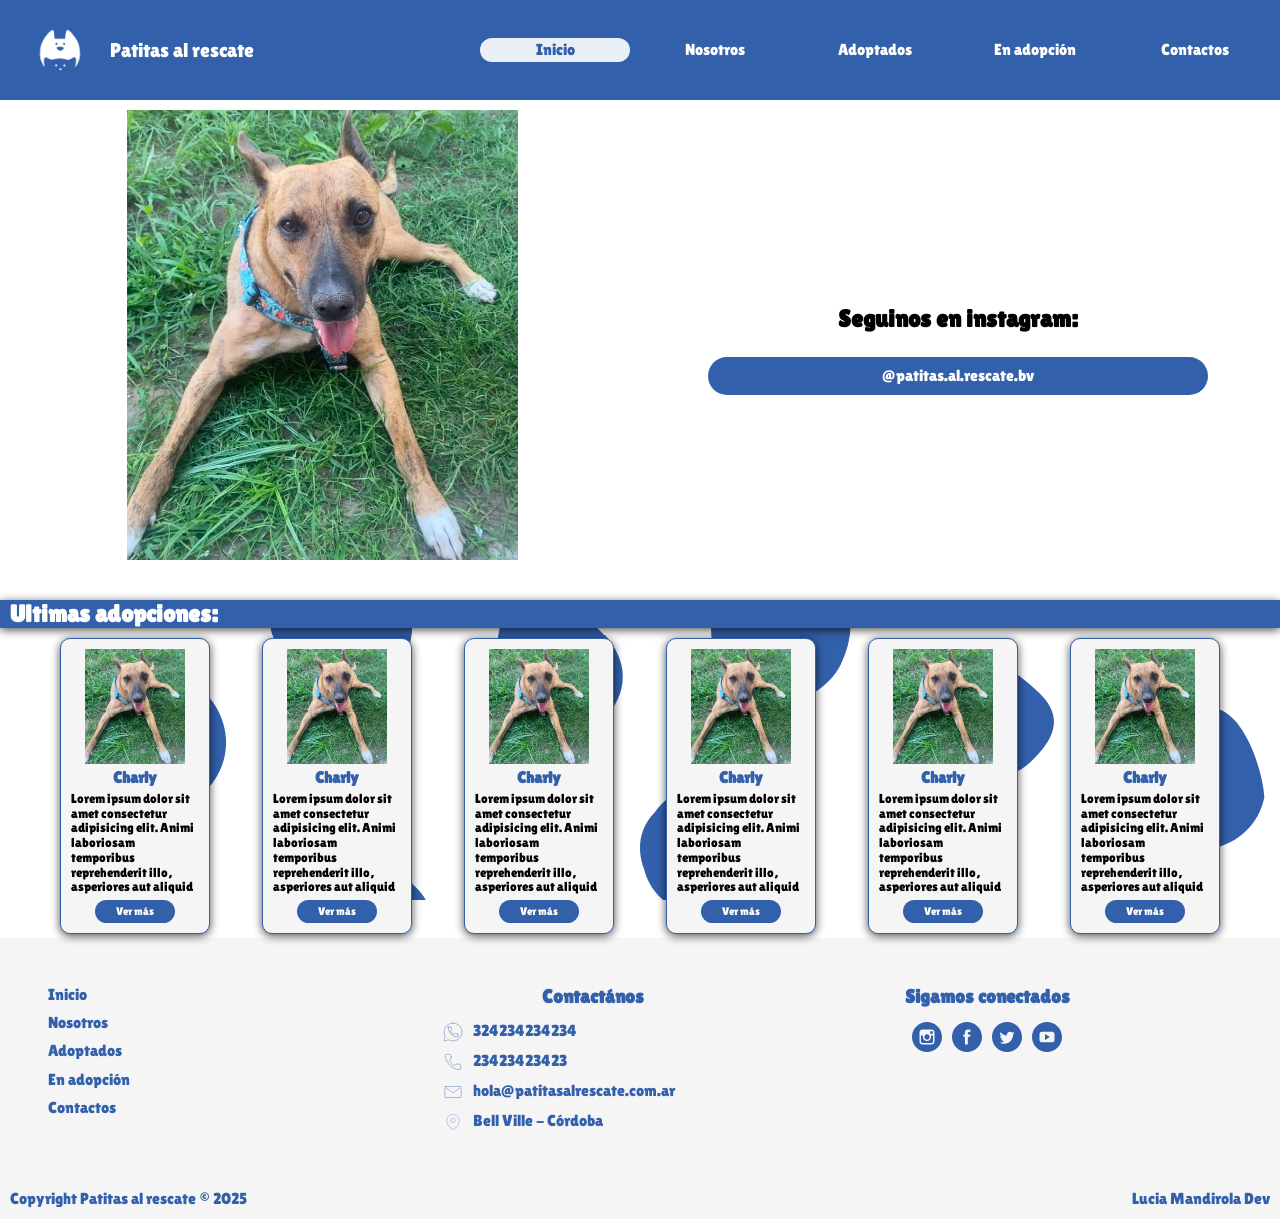
<file: index.html>
<!DOCTYPE html>
<html lang="es">
  <head>
    <meta charset="UTF-8" />
    <meta name="viewport" content="width=device-width, initial-scale=1.0" />
    <link
      rel="shortcut icon"
      href="./img/Azul cirular sin fondo.png"
      type="image/x-icon"
    />
    <title>Patitas al rescate</title>
    <link rel="stylesheet" href="./css/normalize.css" />
    <link rel="stylesheet" href="./css/style.css" />
  </head>
  <body>
    <header>
      <nav>
        <a id="texto-logo" href="/"  rel="noopener noreferrer">
          <img
            id="logo-principal"
            src="./img/Azul invertido.png"
            alt="logo patitas al rescate"
          />
          Patitas al rescate
        </a>
        <ul>
          <li>
            <a class="activo" href="/"  rel="noopener noreferrer"
              >Inicio</a
            >
          </li>
          <li>
            <a href="/nosotros.html"  rel="noopener noreferrer"
              >Nosotros</a
            >
          </li>
          <li>
            <a href="/"  rel="noopener noreferrer"
              >Adoptados</a
            >
          </li>
          <li>
            <a href="http://"  rel="noopener noreferrer"
              >En adopción</a
            >
          </li>
          <li>
            <a href="http://"  rel="noopener noreferrer"
              >Contactos</a
            >
          </li>
        </ul>
      </nav>
    </header>
    <main>
      <div class="contenedor-principal">
        <div>
          <img
            src="./img/Imagen de WhatsApp 2025-02-08 a las 18.42.22_04352c50.jpg"
            alt="Imagen de un perro"
          />
        </div>
        <aside class="aside-instagram">
          <h2>Seguinos en instagram:</h2>
          <a
            class="boton"
            href="https://www.instagram.com/patitas.al.rescate.bv/"
            target="_blank"
            rel="noopener noreferrer"
            >@patitas.al.rescate.bv</a
          >
        </aside>
      </div>
      <div class="titulo-seccion">
        <h2>Ultimas adopciones:</h2>
      </div>
      <div class="contenedor-seccion">
        <div class="contenedor-tarjetas">
          <div class="tarjeta">
            <img
              class="img-tarjeta"
              src="./img/Imagen de WhatsApp 2025-02-08 a las 18.42.22_04352c50.jpg"
              alt="Imagen de un perro"
            />
            <h3>Charly</h3>
            <p>Lorem ipsum dolor sit amet consectetur adipisicing elit. Animi laboriosam temporibus reprehenderit illo, asperiores aut aliquid</p>
            <a
              class="boton-tarjeta"
              href="http://"
              target="_blank"
              rel="noopener noreferrer"
              >Ver más</a
            >
          </div>
          <div class="tarjeta">
            <img
              class="img-tarjeta"
              src="./img/Imagen de WhatsApp 2025-02-08 a las 18.42.22_04352c50.jpg"
              alt="Imagen de un perro"
            />
            <h3>Charly</h3>
            <p>Lorem ipsum dolor sit amet consectetur adipisicing elit. Animi laboriosam temporibus reprehenderit illo, asperiores aut aliquid</p>
            <a
              class="boton-tarjeta"
              href="http://"
              target="_blank"
              rel="noopener noreferrer"
              >Ver más</a
            >
          </div>
          <div class="tarjeta">
            <img
              class="img-tarjeta"
              src="./img/Imagen de WhatsApp 2025-02-08 a las 18.42.22_04352c50.jpg"
              alt="Imagen de un perro"
            />
            <h3>Charly</h3>
            <p>Lorem ipsum dolor sit amet consectetur adipisicing elit. Animi laboriosam temporibus reprehenderit illo, asperiores aut aliquid</p>
            <a
              class="boton-tarjeta"
              href="http://"
              target="_blank"
              rel="noopener noreferrer"
              >Ver más</a
            >
          </div>
          <div class="tarjeta">
            <img
              class="img-tarjeta"
              src="./img/Imagen de WhatsApp 2025-02-08 a las 18.42.22_04352c50.jpg"
              alt="Imagen de un perro"
            />
            <h3>Charly</h3>
            <p>Lorem ipsum dolor sit amet consectetur adipisicing elit. Animi laboriosam temporibus reprehenderit illo, asperiores aut aliquid</p>
            <a
              class="boton-tarjeta"
              href="http://"
              target="_blank"
              rel="noopener noreferrer"
              >Ver más</a
            >
          </div>
          <div class="tarjeta">
            <img
              class="img-tarjeta"
              src="./img/Imagen de WhatsApp 2025-02-08 a las 18.42.22_04352c50.jpg"
              alt="Imagen de un perro"
            />
            <h3>Charly</h3>
            <p>Lorem ipsum dolor sit amet consectetur adipisicing elit. Animi laboriosam temporibus reprehenderit illo, asperiores aut aliquid</p>
            <a
              class="boton-tarjeta"
              href="http://"
              target="_blank"
              rel="noopener noreferrer"
              >Ver más</a
            >
          </div>
          <div class="tarjeta">
            <img
              class="img-tarjeta"
              src="./img/Imagen de WhatsApp 2025-02-08 a las 18.42.22_04352c50.jpg"
              alt="Imagen de un perro"
            />
            <h3>Charly</h3>
            <p>Lorem ipsum dolor sit amet consectetur adipisicing elit. Animi laboriosam temporibus reprehenderit illo, asperiores aut aliquid</p>
            <a
              class="boton-tarjeta"
              href="http://"
              target="_blank"
              rel="noopener noreferrer"
              >Ver más</a
            >
          </div>
        </div>
      </div>
    </main>
    <footer>
      <div class="footer-nav">
        <ul>
          <li>
            <a href="/"  rel="noopener noreferrer"
              >Inicio</a
            >
          </li>
          <li>
            <a href="/nosotros.html "  rel="noopener noreferrer"
              >Nosotros</a
            >
          </li>
          <li>
            <a href="/adoptados.html" rel="noopener noreferrer"
              >Adoptados</a
            >
          </li>
          <li>
            <a href="/"  rel="noopener noreferrer"
              >En adopción</a
            >
          </li>
          <li>
            <a href="/"  rel="noopener noreferrer"
              >Contactos</a
            >
          </li>
        </ul>
      </div>
      <div class="footer-contacto">
        <h3>Contactános</h3>
        <ul>
          <li><svg viewBox="0 0 48 48" id="Layer_2" data-name="Layer 2" xmlns="http://www.w3.org/2000/svg"><defs><style>.cls-1{fill:none;stroke-linecap:round;stroke-linejoin:round;}</style></defs><path class="cls-1" d="M24,2.5A21.52,21.52,0,0,0,5.15,34.36L2.5,45.5l11.14-2.65A21.5,21.5,0,1,0,24,2.5ZM13.25,12.27h5.86a1,1,0,0,1,1,1,10.4,10.4,0,0,0,.66,3.91,1.93,1.93,0,0,1-.66,2.44l-2.05,2a18.6,18.6,0,0,0,3.52,4.79A18.6,18.6,0,0,0,26.35,30l2-2.05c1-1,1.46-1,2.44-.66a10.4,10.4,0,0,0,3.91.66,1.05,1.05,0,0,1,1,1v5.86a1.05,1.05,0,0,1-1,1,23.68,23.68,0,0,1-15.64-6.84,23.6,23.6,0,0,1-6.84-15.64A1.07,1.07,0,0,1,13.25,12.27Z"/></svg>  324234234234</li>
          <li><svg viewBox="0 0 48 48" id="b" xmlns="http://www.w3.org/2000/svg"><defs><style>.c{fill:none;stroke-linecap:round;stroke-linejoin:round;}</style></defs><path class="c" d="m19.308,12.467c-.4234-1.4115-.7215-2.8773-.8813-4.3843-.1571-1.4812-1.449-2.5826-2.9385-2.5826h-6.9092c-1.7767,0-3.1454,1.5345-2.989,3.3043,1.5754,17.8285,15.7771,32.0302,33.6056,33.6056,1.7698.1564,3.3043-1.2073,3.3043-2.9839v-6.1595c0-2.2488-1.1015-3.5362-2.5826-3.6932-1.507-.1598-2.9728-.4579-4.3843-.8813-1.7266-.5179-3.5957-.0304-4.8704,1.2442l-2.9566,2.9566c-5.326-2.8825-9.7164-7.2729-12.5989-12.5989l2.9566-2.9567c1.2746-1.2746,1.7621-3.1438,1.2442-4.8703Z"/></svg> 23423423423</li>
          <li><svg  viewBox="0 0 48 48" id="Layer_" data-name="Layer" xmlns="http://www.w3.org/2000/svg"><defs><style>.cls-1{fill:none;stroke-linecap:round;stroke-linejoin:round;}</style></defs><path class="cls-1" d="M6.47,10.71a2,2,0,0,0-2,2h0V35.32a2,2,0,0,0,2,2H41.53a2,2,0,0,0,2-2h0V12.68a2,2,0,0,0-2-2H6.47Zm33.21,3.82L24,26.07,8.32,14.53"/></svg> hola@patitasalrescate.com.ar</li>
          <li><svg  viewBox="0 0 64 64" xmlns="http://www.w3.org/2000/svg" fill="none"><path d="M12 27.2C12 46.4 32 56 32 56s20-9.6 20-28.8C52 16.6 43.05 8 32 8s-20 8.6-20 19.2z"/><circle cx="32" cy="26.88" r="6.88"/></svg> Bell Ville - Córdoba</li>
        </ul>
      </div>
      <div class="footer-redes">
        <h3>Sigamos conectados</h3>
        <ul>
          <li>
            <a
              href="https://www.instagram.com/patitas.al.rescate.bv/"
              target="_blank"
              rel="noopener noreferrer"
              ><svg
                version="1.1"
                id="Layer_1"
                xmlns="http://www.w3.org/2000/svg"
                xmlns:xlink="http://www.w3.org/1999/xlink"
                viewBox="-143 145 512 512"
                xml:space="preserve"
              >
                <g>
                  <path
                    d="M113,446c24.8,0,45.1-20.2,45.1-45.1c0-9.8-3.2-18.9-8.5-26.3c-8.2-11.3-21.5-18.8-36.5-18.8s-28.3,7.4-36.5,18.8
               c-5.3,7.4-8.5,16.5-8.5,26.3C68,425.8,88.2,446,113,446z"
                  />
                  <polygon
                    points="211.4,345.9 211.4,308.1 211.4,302.5 205.8,302.5 168,302.6 168.2,346 	"
                  />
                  <path
                    d="M183,401c0,38.6-31.4,70-70,70c-38.6,0-70-31.4-70-70c0-9.3,1.9-18.2,5.2-26.3H10v104.8C10,493,21,504,34.5,504h157
               c13.5,0,24.5-11,24.5-24.5V374.7h-38.2C181.2,382.8,183,391.7,183,401z"
                  />
                  <path
                    d="M113,145c-141.4,0-256,114.6-256,256s114.6,256,256,256s256-114.6,256-256S254.4,145,113,145z M241,374.7v104.8
               c0,27.3-22.2,49.5-49.5,49.5h-157C7.2,529-15,506.8-15,479.5V374.7v-52.3c0-27.3,22.2-49.5,49.5-49.5h157
               c27.3,0,49.5,22.2,49.5,49.5V374.7z"
                  />
                </g>
                </svg>
          </a>
          </li>
          <li>
            <a
              href="https://www.facebook.com/patitas.al.rescate.bv"
              target="_blank"
              rel="noopener noreferrer"
              ><svg
                version="1.1"
                id="Layer_1"
                xmlns="http://www.w3.org/2000/svg"
                xmlns:xlink="http://www.w3.org/1999/xlink"
                viewBox="-143 145 512 512"
                xml:space="preserve"
              >
                <path
                  d="M113,145c-141.4,0-256,114.6-256,256s114.6,256,256,256s256-114.6,256-256S254.4,145,113,145z M169.5,357.6l-2.9,38.3h-39.3
             v133H77.7v-133H51.2v-38.3h26.5v-25.7c0-11.3,0.3-28.8,8.5-39.7c8.7-11.5,20.6-19.3,41.1-19.3c33.4,0,47.4,4.8,47.4,4.8l-6.6,39.2
             c0,0-11-3.2-21.3-3.2c-10.3,0-19.5,3.7-19.5,14v29.9H169.5z"
                /></svg>
              </a>
          </li>
          <li>
            <a
              href="https://www.twitter.com/patitas.al.rescate.bv"
              target="_blank"
              rel="noopener noreferrer"
              ><svg
                version="1.1"
                id="Layer_1"
                xmlns="http://www.w3.org/2000/svg"
                xmlns:xlink="http://www.w3.org/1999/xlink"
                viewBox="-143 145 512 512"
                xml:space="preserve"
              >
                <path
                  d="M113,145c-141.4,0-256,114.6-256,256s114.6,256,256,256s256-114.6,256-256S254.4,145,113,145z M215.2,361.2
             c0.1,2.2,0.1,4.5,0.1,6.8c0,69.5-52.9,149.7-149.7,149.7c-29.7,0-57.4-8.7-80.6-23.6c4.1,0.5,8.3,0.7,12.6,0.7
             c24.6,0,47.3-8.4,65.3-22.5c-23-0.4-42.5-15.6-49.1-36.5c3.2,0.6,6.5,0.9,9.9,0.9c4.8,0,9.5-0.6,13.9-1.9
             C13.5,430-4.6,408.7-4.6,383.2v-0.6c7.1,3.9,15.2,6.3,23.8,6.6c-14.1-9.4-23.4-25.6-23.4-43.8c0-9.6,2.6-18.7,7.1-26.5
             c26,31.9,64.7,52.8,108.4,55c-0.9-3.8-1.4-7.8-1.4-12c0-29,23.6-52.6,52.6-52.6c15.1,0,28.8,6.4,38.4,16.6
             c12-2.4,23.2-6.7,33.4-12.8c-3.9,12.3-12.3,22.6-23.1,29.1c10.6-1.3,20.8-4.1,30.2-8.3C234.4,344.5,225.5,353.7,215.2,361.2z"
                /></svg>
              </a>
          </li>
          <li>
            <a
              href="https://www.twitter.com/patitas.al.rescate.bv"
              target="_blank"
              rel="noopener noreferrer"
              ><svg
                version="1.1"
                id="Layer_1"
                xmlns="http://www.w3.org/2000/svg"
                xmlns:xlink="http://www.w3.org/1999/xlink"
                viewBox="-143 145 512 512"
                xml:space="preserve"
              >
                <g>
                  <polygon points="78.9,450.3 162.7,401.1 78.9,351.9 	" />
                  <path
                    d="M113,145c-141.4,0-256,114.6-256,256s114.6,256,256,256s256-114.6,256-256S254.4,145,113,145z M241,446.8L241,446.8
               c0,44.1-44.1,44.1-44.1,44.1H29.1c-44.1,0-44.1-44.1-44.1-44.1v-91.5c0-44.1,44.1-44.1,44.1-44.1h167.8c44.1,0,44.1,44.1,44.1,44.1
               V446.8z"
                  />
                </g></svg>
              </a>
          </li>
        </ul>
      </div>
    </footer>
    <div class="footer-final">
      <p>Copyright Patitas al rescate &copy; 2025</p>
      <p>Lucia Mandirola Dev</p>
    </div>
  </body>
</html>
</file>
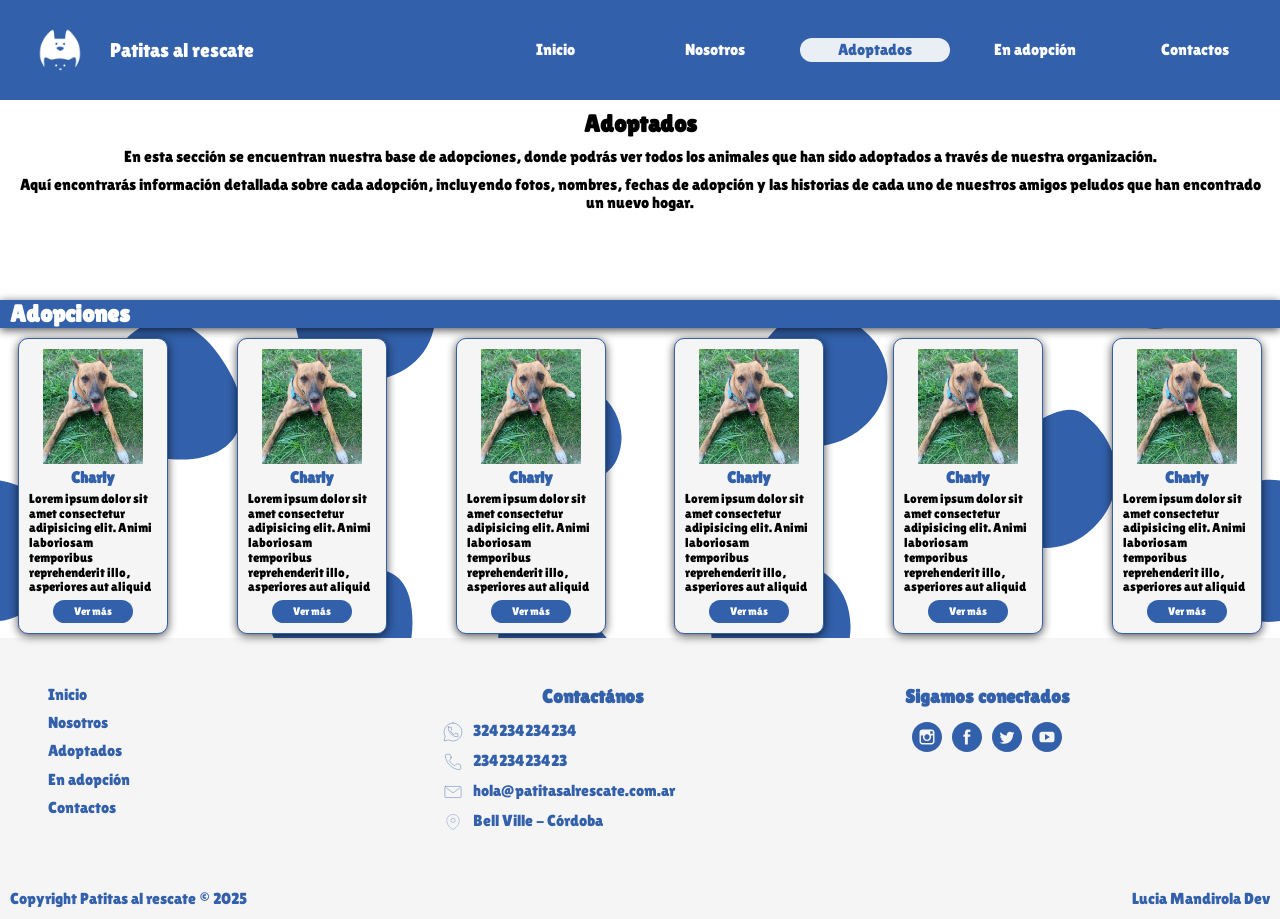
<file: adoptados.html>
<!DOCTYPE html>
<html lang="es">
  <head>
    <meta charset="UTF-8" />
    <meta name="viewport" content="width=device-width, initial-scale=1.0" />
    <link
      rel="shortcut icon"
      href="./img/Azul cirular sin fondo.png"
      type="image/x-icon"
    />
    <title>Patitas al rescate</title>
    <link rel="stylesheet" href="./css/normalize.css" />
    <link rel="stylesheet" href="./css/style.css" />
  </head>
  <body>
    <header>
      <nav>
        <a id="texto-logo" href="/" rel="noopener noreferrer">
          <img
            id="logo-principal"
            src="./img/Azul invertido.png"
            alt="logo patitas al rescate"
          />
          Patitas al rescate
        </a>
        <ul>
          <li>
            <a href="/" rel="noopener noreferrer">Inicio</a>
          </li>
          <li>
            <a  href="/nosotros.html" rel="noopener noreferrer"
              >Nosotros</a
            >
          </li>
          <li>
            <a class="activo" href="/adoptados.html" rel="noopener noreferrer">Adoptados</a>
          </li>
          <li>
            <a href="http://" rel="noopener noreferrer">En adopción</a>
          </li>
          <li>
            <a href="http://" rel="noopener noreferrer">Contactos</a>
          </li>
        </ul>
      </nav>
    </header>
    <main>
      <div class="contenedor-principal-nosotros">
        <div class="contenedor-nosotros">
          <h2>Adoptados</h2>
          <p>
            En esta sección se encuentran nuestra base de adopciones, donde podrás ver todos los animales que han sido adoptados a través de nuestra organización. 
          </p>
          <p>
            Aquí encontrarás información detallada sobre cada adopción, incluyendo fotos, nombres, fechas de adopción y las historias de cada uno de nuestros amigos peludos que han encontrado un nuevo hogar.
          </p>
        </div>
          <div class="titulo-seccion">
            <h2>Adopciones</h2>
          </div>
        <div class="adoptados">
            <div class="contenedor-tarjetas">
                <div class="tarjeta">
                  <img
                    class="img-tarjeta"
                    src="./img/Imagen de WhatsApp 2025-02-08 a las 18.42.22_04352c50.jpg"
                    alt="Imagen de un perro"
                  />
                  <h3>Charly</h3>
                  <p>Lorem ipsum dolor sit amet consectetur adipisicing elit. Animi laboriosam temporibus reprehenderit illo, asperiores aut aliquid</p>
                  <a
                    class="boton-tarjeta"
                    href="http://"
                    target="_blank"
                    rel="noopener noreferrer"
                    >Ver más</a
                  >
                </div>
                <div class="tarjeta">
                  <img
                    class="img-tarjeta"
                    src="./img/Imagen de WhatsApp 2025-02-08 a las 18.42.22_04352c50.jpg"
                    alt="Imagen de un perro"
                  />
                  <h3>Charly</h3>
                  <p>Lorem ipsum dolor sit amet consectetur adipisicing elit. Animi laboriosam temporibus reprehenderit illo, asperiores aut aliquid</p>
                  <a
                    class="boton-tarjeta"
                    href="http://"
                    target="_blank"
                    rel="noopener noreferrer"
                    >Ver más</a
                  >
                </div>
                <div class="tarjeta">
                  <img
                    class="img-tarjeta"
                    src="./img/Imagen de WhatsApp 2025-02-08 a las 18.42.22_04352c50.jpg"
                    alt="Imagen de un perro"
                  />
                  <h3>Charly</h3>
                  <p>Lorem ipsum dolor sit amet consectetur adipisicing elit. Animi laboriosam temporibus reprehenderit illo, asperiores aut aliquid</p>
                  <a
                    class="boton-tarjeta"
                    href="http://"
                    target="_blank"
                    rel="noopener noreferrer"
                    >Ver más</a
                  >
                </div>
                <div class="tarjeta">
                  <img
                    class="img-tarjeta"
                    src="./img/Imagen de WhatsApp 2025-02-08 a las 18.42.22_04352c50.jpg"
                    alt="Imagen de un perro"
                  />
                  <h3>Charly</h3>
                  <p>Lorem ipsum dolor sit amet consectetur adipisicing elit. Animi laboriosam temporibus reprehenderit illo, asperiores aut aliquid</p>
                  <a
                    class="boton-tarjeta"
                    href="http://"
                    target="_blank"
                    rel="noopener noreferrer"
                    >Ver más</a
                  >
                </div>
                <div class="tarjeta">
                  <img
                    class="img-tarjeta"
                    src="./img/Imagen de WhatsApp 2025-02-08 a las 18.42.22_04352c50.jpg"
                    alt="Imagen de un perro"
                  />
                  <h3>Charly</h3>
                  <p>Lorem ipsum dolor sit amet consectetur adipisicing elit. Animi laboriosam temporibus reprehenderit illo, asperiores aut aliquid</p>
                  <a
                    class="boton-tarjeta"
                    href="http://"
                    target="_blank"
                    rel="noopener noreferrer"
                    >Ver más</a
                  >
                </div>
                <div class="tarjeta">
                  <img
                    class="img-tarjeta"
                    src="./img/Imagen de WhatsApp 2025-02-08 a las 18.42.22_04352c50.jpg"
                    alt="Imagen de un perro"
                  />
                  <h3>Charly</h3>
                  <p>Lorem ipsum dolor sit amet consectetur adipisicing elit. Animi laboriosam temporibus reprehenderit illo, asperiores aut aliquid</p>
                  <a
                    class="boton-tarjeta"
                    href="http://"
                    target="_blank"
                    rel="noopener noreferrer"
                    >Ver más</a
                  >
                </div>
              </div>
        </div>
      </div>
    </main>
    <footer>
      <div class="footer-nav">
        <ul>
          <li>
            <a href="/" rel="noopener noreferrer">Inicio</a>
          </li>
          <li>
            <a href="/nosotros.html" rel="noopener noreferrer">Nosotros</a>
          </li>
          <li>
            <a href="/adoptados.html" rel="noopener noreferrer">Adoptados</a>
          </li>
          <li>
            <a href="/" rel="noopener noreferrer">En adopción</a>
          </li>
          <li>
            <a href="/" rel="noopener noreferrer">Contactos</a>
          </li>
        </ul>
      </div>
      <div class="footer-contacto">
        <h3>Contactános</h3>
        <ul>
          <li>
            <svg
              viewBox="0 0 48 48"
              id="Layer_2"
              data-name="Layer 2"
              xmlns="http://www.w3.org/2000/svg"
            >
              <defs>
                <style>
                  .cls-1 {
                    fill: none;
                    stroke-linecap: round;
                    stroke-linejoin: round;
                  }
                </style>
              </defs>
              <path
                class="cls-1"
                d="M24,2.5A21.52,21.52,0,0,0,5.15,34.36L2.5,45.5l11.14-2.65A21.5,21.5,0,1,0,24,2.5ZM13.25,12.27h5.86a1,1,0,0,1,1,1,10.4,10.4,0,0,0,.66,3.91,1.93,1.93,0,0,1-.66,2.44l-2.05,2a18.6,18.6,0,0,0,3.52,4.79A18.6,18.6,0,0,0,26.35,30l2-2.05c1-1,1.46-1,2.44-.66a10.4,10.4,0,0,0,3.91.66,1.05,1.05,0,0,1,1,1v5.86a1.05,1.05,0,0,1-1,1,23.68,23.68,0,0,1-15.64-6.84,23.6,23.6,0,0,1-6.84-15.64A1.07,1.07,0,0,1,13.25,12.27Z"
              />
            </svg>
            324234234234
          </li>
          <li>
            <svg viewBox="0 0 48 48" id="b" xmlns="http://www.w3.org/2000/svg">
              <defs>
                <style>
                  .c {
                    fill: none;
                    stroke-linecap: round;
                    stroke-linejoin: round;
                  }
                </style>
              </defs>
              <path
                class="c"
                d="m19.308,12.467c-.4234-1.4115-.7215-2.8773-.8813-4.3843-.1571-1.4812-1.449-2.5826-2.9385-2.5826h-6.9092c-1.7767,0-3.1454,1.5345-2.989,3.3043,1.5754,17.8285,15.7771,32.0302,33.6056,33.6056,1.7698.1564,3.3043-1.2073,3.3043-2.9839v-6.1595c0-2.2488-1.1015-3.5362-2.5826-3.6932-1.507-.1598-2.9728-.4579-4.3843-.8813-1.7266-.5179-3.5957-.0304-4.8704,1.2442l-2.9566,2.9566c-5.326-2.8825-9.7164-7.2729-12.5989-12.5989l2.9566-2.9567c1.2746-1.2746,1.7621-3.1438,1.2442-4.8703Z"
              />
            </svg>
            23423423423
          </li>
          <li>
            <svg
              viewBox="0 0 48 48"
              id="Layer_"
              data-name="Layer"
              xmlns="http://www.w3.org/2000/svg"
            >
              <defs>
                <style>
                  .cls-1 {
                    fill: none;
                    stroke-linecap: round;
                    stroke-linejoin: round;
                  }
                </style>
              </defs>
              <path
                class="cls-1"
                d="M6.47,10.71a2,2,0,0,0-2,2h0V35.32a2,2,0,0,0,2,2H41.53a2,2,0,0,0,2-2h0V12.68a2,2,0,0,0-2-2H6.47Zm33.21,3.82L24,26.07,8.32,14.53"
              />
            </svg>
            hola@patitasalrescate.com.ar
          </li>
          <li>
            <svg
              viewBox="0 0 64 64"
              xmlns="http://www.w3.org/2000/svg"
              fill="none"
            >
              <path
                d="M12 27.2C12 46.4 32 56 32 56s20-9.6 20-28.8C52 16.6 43.05 8 32 8s-20 8.6-20 19.2z"
              />
              <circle cx="32" cy="26.88" r="6.88" />
            </svg>
            Bell Ville - Córdoba
          </li>
        </ul>
      </div>
      <div class="footer-redes">
        <h3>Sigamos conectados</h3>
        <ul>
          <li>
            <a
              href="https://www.instagram.com/patitas.al.rescate.bv/"
              target="_blank"
              rel="noopener noreferrer"
              ><svg
                version="1.1"
                id="Layer_1"
                xmlns="http://www.w3.org/2000/svg"
                xmlns:xlink="http://www.w3.org/1999/xlink"
                viewBox="-143 145 512 512"
                xml:space="preserve"
              >
                <g>
                  <path
                    d="M113,446c24.8,0,45.1-20.2,45.1-45.1c0-9.8-3.2-18.9-8.5-26.3c-8.2-11.3-21.5-18.8-36.5-18.8s-28.3,7.4-36.5,18.8
               c-5.3,7.4-8.5,16.5-8.5,26.3C68,425.8,88.2,446,113,446z"
                  />
                  <polygon
                    points="211.4,345.9 211.4,308.1 211.4,302.5 205.8,302.5 168,302.6 168.2,346 	"
                  />
                  <path
                    d="M183,401c0,38.6-31.4,70-70,70c-38.6,0-70-31.4-70-70c0-9.3,1.9-18.2,5.2-26.3H10v104.8C10,493,21,504,34.5,504h157
               c13.5,0,24.5-11,24.5-24.5V374.7h-38.2C181.2,382.8,183,391.7,183,401z"
                  />
                  <path
                    d="M113,145c-141.4,0-256,114.6-256,256s114.6,256,256,256s256-114.6,256-256S254.4,145,113,145z M241,374.7v104.8
               c0,27.3-22.2,49.5-49.5,49.5h-157C7.2,529-15,506.8-15,479.5V374.7v-52.3c0-27.3,22.2-49.5,49.5-49.5h157
               c27.3,0,49.5,22.2,49.5,49.5V374.7z"
                  />
                </g>
              </svg>
            </a>
          </li>
          <li>
            <a
              href="https://www.facebook.com/patitas.al.rescate.bv"
              target="_blank"
              rel="noopener noreferrer"
              ><svg
                version="1.1"
                id="Layer_1"
                xmlns="http://www.w3.org/2000/svg"
                xmlns:xlink="http://www.w3.org/1999/xlink"
                viewBox="-143 145 512 512"
                xml:space="preserve"
              >
                <path
                  d="M113,145c-141.4,0-256,114.6-256,256s114.6,256,256,256s256-114.6,256-256S254.4,145,113,145z M169.5,357.6l-2.9,38.3h-39.3
             v133H77.7v-133H51.2v-38.3h26.5v-25.7c0-11.3,0.3-28.8,8.5-39.7c8.7-11.5,20.6-19.3,41.1-19.3c33.4,0,47.4,4.8,47.4,4.8l-6.6,39.2
             c0,0-11-3.2-21.3-3.2c-10.3,0-19.5,3.7-19.5,14v29.9H169.5z"
                />
              </svg>
            </a>
          </li>
          <li>
            <a
              href="https://www.twitter.com/patitas.al.rescate.bv"
              target="_blank"
              rel="noopener noreferrer"
              ><svg
                version="1.1"
                id="Layer_1"
                xmlns="http://www.w3.org/2000/svg"
                xmlns:xlink="http://www.w3.org/1999/xlink"
                viewBox="-143 145 512 512"
                xml:space="preserve"
              >
                <path
                  d="M113,145c-141.4,0-256,114.6-256,256s114.6,256,256,256s256-114.6,256-256S254.4,145,113,145z M215.2,361.2
             c0.1,2.2,0.1,4.5,0.1,6.8c0,69.5-52.9,149.7-149.7,149.7c-29.7,0-57.4-8.7-80.6-23.6c4.1,0.5,8.3,0.7,12.6,0.7
             c24.6,0,47.3-8.4,65.3-22.5c-23-0.4-42.5-15.6-49.1-36.5c3.2,0.6,6.5,0.9,9.9,0.9c4.8,0,9.5-0.6,13.9-1.9
             C13.5,430-4.6,408.7-4.6,383.2v-0.6c7.1,3.9,15.2,6.3,23.8,6.6c-14.1-9.4-23.4-25.6-23.4-43.8c0-9.6,2.6-18.7,7.1-26.5
             c26,31.9,64.7,52.8,108.4,55c-0.9-3.8-1.4-7.8-1.4-12c0-29,23.6-52.6,52.6-52.6c15.1,0,28.8,6.4,38.4,16.6
             c12-2.4,23.2-6.7,33.4-12.8c-3.9,12.3-12.3,22.6-23.1,29.1c10.6-1.3,20.8-4.1,30.2-8.3C234.4,344.5,225.5,353.7,215.2,361.2z"
                />
              </svg>
            </a>
          </li>
          <li>
            <a
              href="https://www.twitter.com/patitas.al.rescate.bv"
              target="_blank"
              rel="noopener noreferrer"
              ><svg
                version="1.1"
                id="Layer_1"
                xmlns="http://www.w3.org/2000/svg"
                xmlns:xlink="http://www.w3.org/1999/xlink"
                viewBox="-143 145 512 512"
                xml:space="preserve"
              >
                <g>
                  <polygon points="78.9,450.3 162.7,401.1 78.9,351.9 	" />
                  <path
                    d="M113,145c-141.4,0-256,114.6-256,256s114.6,256,256,256s256-114.6,256-256S254.4,145,113,145z M241,446.8L241,446.8
               c0,44.1-44.1,44.1-44.1,44.1H29.1c-44.1,0-44.1-44.1-44.1-44.1v-91.5c0-44.1,44.1-44.1,44.1-44.1h167.8c44.1,0,44.1,44.1,44.1,44.1
               V446.8z"
                  />
                </g>
              </svg>
            </a>
          </li>
        </ul>
      </div>
    </footer>
    <div class="footer-final">
      <p>Copyright Patitas al rescate &copy; 2025</p>
      <p>Lucia Mandirola Dev</p>
    </div>
  </body>
</html>
</file>
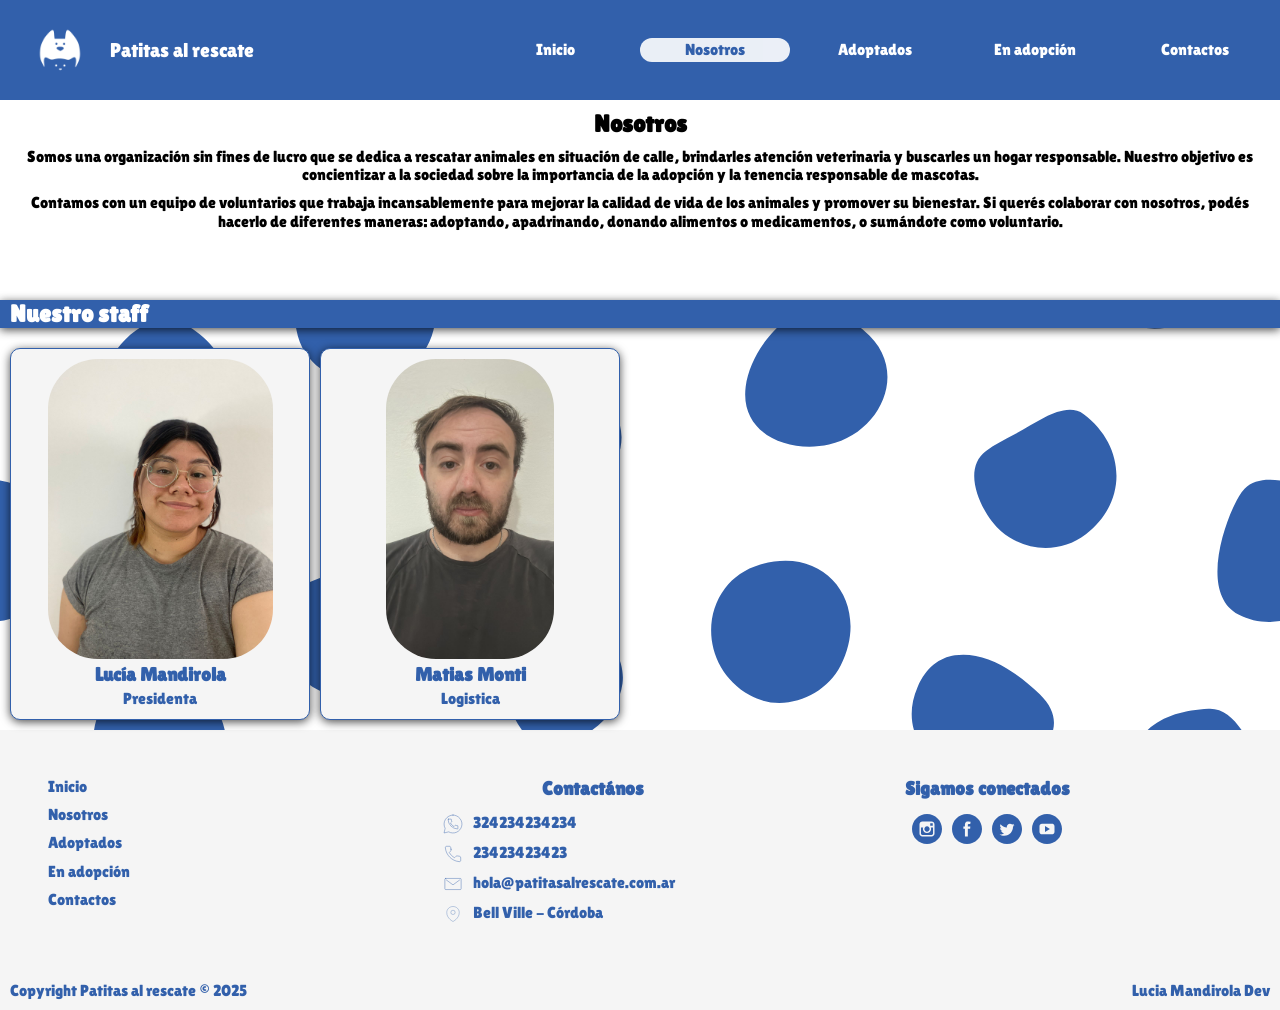
<file: nosotros.html>
<!DOCTYPE html>
<html lang="es">
  <head>
    <meta charset="UTF-8" />
    <meta name="viewport" content="width=device-width, initial-scale=1.0" />
    <link
      rel="shortcut icon"
      href="./img/Azul cirular sin fondo.png"
      type="image/x-icon"
    />
    <title>Patitas al rescate</title>
    <link rel="stylesheet" href="./css/normalize.css" />
    <link rel="stylesheet" href="./css/style.css" />
  </head>
  <body>
    <header>
      <nav>
        <a id="texto-logo" href="/" rel="noopener noreferrer">
          <img
            id="logo-principal"
            src="./img/Azul invertido.png"
            alt="logo patitas al rescate"
          />
          Patitas al rescate
        </a>
        <ul>
          <li>
            <a href="/" rel="noopener noreferrer">Inicio</a>
          </li>
          <li>
            <a class="activo" href="/nosotros.html" rel="noopener noreferrer"
              >Nosotros</a
            >
          </li>
          <li>
            <a href="/adoptados.html" rel="noopener noreferrer">Adoptados</a>
          </li>
          <li>
            <a href="http://" rel="noopener noreferrer">En adopción</a>
          </li>
          <li>
            <a href="http://" rel="noopener noreferrer">Contactos</a>
          </li>
        </ul>
      </nav>
    </header>
    <main>
      <div class="contenedor-principal-nosotros">
        <div class="contenedor-nosotros">
          <h2>Nosotros</h2>
          <p>
            Somos una organización sin fines de lucro que se dedica a rescatar
            animales en situación de calle, brindarles atención veterinaria y
            buscarles un hogar responsable. Nuestro objetivo es concientizar a
            la sociedad sobre la importancia de la adopción y la tenencia
            responsable de mascotas.
          </p>
          <p>
            Contamos con un equipo de voluntarios que trabaja incansablemente
            para mejorar la calidad de vida de los animales y promover su
            bienestar. Si querés colaborar con nosotros, podés hacerlo de
            diferentes maneras: adoptando, apadrinando, donando alimentos o
            medicamentos, o sumándote como voluntario.
          </p>
        </div>
          <div class="titulo-seccion">
            <h2>Nuestro staff</h2>
          </div>
        <div class="staff">
          <div class="contenedor-staff">
            <div class="tarjeta-staff">
              <img src="./img/Staff1.jpg" alt="Foto de Lucia Mandirola" />
              <h3>Lucía Mandirola</h3>
              <p>Presidenta</p>
            </div>
            <div class="tarjeta-staff">
              <img src="./img/Staff2.jpg" alt="Foto de Matias Monti" />
              <h3>Matias Monti</h3>
              <p>Logistica</p>
            </div>
          </div>
        </div>
      </div>
    </main>
    <footer>
      <div class="footer-nav">
        <ul>
          <li>
            <a href="/" rel="noopener noreferrer">Inicio</a>
          </li>
          <li>
            <a href="/nosotros.html" rel="noopener noreferrer">Nosotros</a>
          </li>
          <li>
            <a href="/adoptados.html" rel="noopener noreferrer">Adoptados</a>
          </li>
          <li>
            <a href="/" rel="noopener noreferrer">En adopción</a>
          </li>
          <li>
            <a href="/" rel="noopener noreferrer">Contactos</a>
          </li>
        </ul>
      </div>
      <div class="footer-contacto">
        <h3>Contactános</h3>
        <ul>
          <li>
            <svg
              viewBox="0 0 48 48"
              id="Layer_2"
              data-name="Layer 2"
              xmlns="http://www.w3.org/2000/svg"
            >
              <defs>
                <style>
                  .cls-1 {
                    fill: none;
                    stroke-linecap: round;
                    stroke-linejoin: round;
                  }
                </style>
              </defs>
              <path
                class="cls-1"
                d="M24,2.5A21.52,21.52,0,0,0,5.15,34.36L2.5,45.5l11.14-2.65A21.5,21.5,0,1,0,24,2.5ZM13.25,12.27h5.86a1,1,0,0,1,1,1,10.4,10.4,0,0,0,.66,3.91,1.93,1.93,0,0,1-.66,2.44l-2.05,2a18.6,18.6,0,0,0,3.52,4.79A18.6,18.6,0,0,0,26.35,30l2-2.05c1-1,1.46-1,2.44-.66a10.4,10.4,0,0,0,3.91.66,1.05,1.05,0,0,1,1,1v5.86a1.05,1.05,0,0,1-1,1,23.68,23.68,0,0,1-15.64-6.84,23.6,23.6,0,0,1-6.84-15.64A1.07,1.07,0,0,1,13.25,12.27Z"
              />
            </svg>
            324234234234
          </li>
          <li>
            <svg viewBox="0 0 48 48" id="b" xmlns="http://www.w3.org/2000/svg">
              <defs>
                <style>
                  .c {
                    fill: none;
                    stroke-linecap: round;
                    stroke-linejoin: round;
                  }
                </style>
              </defs>
              <path
                class="c"
                d="m19.308,12.467c-.4234-1.4115-.7215-2.8773-.8813-4.3843-.1571-1.4812-1.449-2.5826-2.9385-2.5826h-6.9092c-1.7767,0-3.1454,1.5345-2.989,3.3043,1.5754,17.8285,15.7771,32.0302,33.6056,33.6056,1.7698.1564,3.3043-1.2073,3.3043-2.9839v-6.1595c0-2.2488-1.1015-3.5362-2.5826-3.6932-1.507-.1598-2.9728-.4579-4.3843-.8813-1.7266-.5179-3.5957-.0304-4.8704,1.2442l-2.9566,2.9566c-5.326-2.8825-9.7164-7.2729-12.5989-12.5989l2.9566-2.9567c1.2746-1.2746,1.7621-3.1438,1.2442-4.8703Z"
              />
            </svg>
            23423423423
          </li>
          <li>
            <svg
              viewBox="0 0 48 48"
              id="Layer_"
              data-name="Layer"
              xmlns="http://www.w3.org/2000/svg"
            >
              <defs>
                <style>
                  .cls-1 {
                    fill: none;
                    stroke-linecap: round;
                    stroke-linejoin: round;
                  }
                </style>
              </defs>
              <path
                class="cls-1"
                d="M6.47,10.71a2,2,0,0,0-2,2h0V35.32a2,2,0,0,0,2,2H41.53a2,2,0,0,0,2-2h0V12.68a2,2,0,0,0-2-2H6.47Zm33.21,3.82L24,26.07,8.32,14.53"
              />
            </svg>
            hola@patitasalrescate.com.ar
          </li>
          <li>
            <svg
              viewBox="0 0 64 64"
              xmlns="http://www.w3.org/2000/svg"
              fill="none"
            >
              <path
                d="M12 27.2C12 46.4 32 56 32 56s20-9.6 20-28.8C52 16.6 43.05 8 32 8s-20 8.6-20 19.2z"
              />
              <circle cx="32" cy="26.88" r="6.88" />
            </svg>
            Bell Ville - Córdoba
          </li>
        </ul>
      </div>
      <div class="footer-redes">
        <h3>Sigamos conectados</h3>
        <ul>
          <li>
            <a
              href="https://www.instagram.com/patitas.al.rescate.bv/"
              target="_blank"
              rel="noopener noreferrer"
              ><svg
                version="1.1"
                id="Layer_1"
                xmlns="http://www.w3.org/2000/svg"
                xmlns:xlink="http://www.w3.org/1999/xlink"
                viewBox="-143 145 512 512"
                xml:space="preserve"
              >
                <g>
                  <path
                    d="M113,446c24.8,0,45.1-20.2,45.1-45.1c0-9.8-3.2-18.9-8.5-26.3c-8.2-11.3-21.5-18.8-36.5-18.8s-28.3,7.4-36.5,18.8
               c-5.3,7.4-8.5,16.5-8.5,26.3C68,425.8,88.2,446,113,446z"
                  />
                  <polygon
                    points="211.4,345.9 211.4,308.1 211.4,302.5 205.8,302.5 168,302.6 168.2,346 	"
                  />
                  <path
                    d="M183,401c0,38.6-31.4,70-70,70c-38.6,0-70-31.4-70-70c0-9.3,1.9-18.2,5.2-26.3H10v104.8C10,493,21,504,34.5,504h157
               c13.5,0,24.5-11,24.5-24.5V374.7h-38.2C181.2,382.8,183,391.7,183,401z"
                  />
                  <path
                    d="M113,145c-141.4,0-256,114.6-256,256s114.6,256,256,256s256-114.6,256-256S254.4,145,113,145z M241,374.7v104.8
               c0,27.3-22.2,49.5-49.5,49.5h-157C7.2,529-15,506.8-15,479.5V374.7v-52.3c0-27.3,22.2-49.5,49.5-49.5h157
               c27.3,0,49.5,22.2,49.5,49.5V374.7z"
                  />
                </g>
              </svg>
            </a>
          </li>
          <li>
            <a
              href="https://www.facebook.com/patitas.al.rescate.bv"
              target="_blank"
              rel="noopener noreferrer"
              ><svg
                version="1.1"
                id="Layer_1"
                xmlns="http://www.w3.org/2000/svg"
                xmlns:xlink="http://www.w3.org/1999/xlink"
                viewBox="-143 145 512 512"
                xml:space="preserve"
              >
                <path
                  d="M113,145c-141.4,0-256,114.6-256,256s114.6,256,256,256s256-114.6,256-256S254.4,145,113,145z M169.5,357.6l-2.9,38.3h-39.3
             v133H77.7v-133H51.2v-38.3h26.5v-25.7c0-11.3,0.3-28.8,8.5-39.7c8.7-11.5,20.6-19.3,41.1-19.3c33.4,0,47.4,4.8,47.4,4.8l-6.6,39.2
             c0,0-11-3.2-21.3-3.2c-10.3,0-19.5,3.7-19.5,14v29.9H169.5z"
                />
              </svg>
            </a>
          </li>
          <li>
            <a
              href="https://www.twitter.com/patitas.al.rescate.bv"
              target="_blank"
              rel="noopener noreferrer"
              ><svg
                version="1.1"
                id="Layer_1"
                xmlns="http://www.w3.org/2000/svg"
                xmlns:xlink="http://www.w3.org/1999/xlink"
                viewBox="-143 145 512 512"
                xml:space="preserve"
              >
                <path
                  d="M113,145c-141.4,0-256,114.6-256,256s114.6,256,256,256s256-114.6,256-256S254.4,145,113,145z M215.2,361.2
             c0.1,2.2,0.1,4.5,0.1,6.8c0,69.5-52.9,149.7-149.7,149.7c-29.7,0-57.4-8.7-80.6-23.6c4.1,0.5,8.3,0.7,12.6,0.7
             c24.6,0,47.3-8.4,65.3-22.5c-23-0.4-42.5-15.6-49.1-36.5c3.2,0.6,6.5,0.9,9.9,0.9c4.8,0,9.5-0.6,13.9-1.9
             C13.5,430-4.6,408.7-4.6,383.2v-0.6c7.1,3.9,15.2,6.3,23.8,6.6c-14.1-9.4-23.4-25.6-23.4-43.8c0-9.6,2.6-18.7,7.1-26.5
             c26,31.9,64.7,52.8,108.4,55c-0.9-3.8-1.4-7.8-1.4-12c0-29,23.6-52.6,52.6-52.6c15.1,0,28.8,6.4,38.4,16.6
             c12-2.4,23.2-6.7,33.4-12.8c-3.9,12.3-12.3,22.6-23.1,29.1c10.6-1.3,20.8-4.1,30.2-8.3C234.4,344.5,225.5,353.7,215.2,361.2z"
                />
              </svg>
            </a>
          </li>
          <li>
            <a
              href="https://www.twitter.com/patitas.al.rescate.bv"
              target="_blank"
              rel="noopener noreferrer"
              ><svg
                version="1.1"
                id="Layer_1"
                xmlns="http://www.w3.org/2000/svg"
                xmlns:xlink="http://www.w3.org/1999/xlink"
                viewBox="-143 145 512 512"
                xml:space="preserve"
              >
                <g>
                  <polygon points="78.9,450.3 162.7,401.1 78.9,351.9 	" />
                  <path
                    d="M113,145c-141.4,0-256,114.6-256,256s114.6,256,256,256s256-114.6,256-256S254.4,145,113,145z M241,446.8L241,446.8
               c0,44.1-44.1,44.1-44.1,44.1H29.1c-44.1,0-44.1-44.1-44.1-44.1v-91.5c0-44.1,44.1-44.1,44.1-44.1h167.8c44.1,0,44.1,44.1,44.1,44.1
               V446.8z"
                  />
                </g>
              </svg>
            </a>
          </li>
        </ul>
      </div>
    </footer>
    <div class="footer-final">
      <p>Copyright Patitas al rescate &copy; 2025</p>
      <p>Lucia Mandirola Dev</p>
    </div>
  </body>
</html>
</file>
<file: css/style.css>
@import url("https://fonts.googleapis.com/css2?family=Lilita+One&family=Nunito+Sans:ital,wght@0,400;0,600;0,700;1,400;1,600;1,700&family=Quicksand:wght@300..700&display=swap");

* {
  margin: 0;
  padding: 0;
  border: 0;
  outline: 0;
  box-sizing: border-box;
  list-style: none;
  text-decoration: none;
  font-family: "Lilita One", serif;
}

/* Inicio Home */

header {
  position: sticky;
}

nav {
  display: flex;
  gap: 10px;
  justify-content: space-between;
  padding: 0 10px 0 10px;
  width: 100%;
  height: 100px;
  background-color: #3260ab;
}

#texto-logo {
  color: white;
  font-size: 20px;
  display: flex;
  align-items: center;
}

ul {
  display: flex;
  list-style: none;
  flex-wrap: wrap;
  gap: 10px;
  align-items: center;
}

nav ul li {
  display: inline-block;
  width: 150px;
}

nav ul li .activo {
  background-color: white;
  color: #3260ab;
  opacity: 90%;
  border-radius: 30px;
}

nav ul li a:hover {
  background-color: white;
  color: #3260ab;
  opacity: 80%;
  border-radius: 30px;
}

nav ul li a {
  color: white;
  text-decoration: none;
  text-align: center;
  display: block;
  padding: 0.2em 0.4em;
}

#logo-principal {
  height: 100%;
}

main {
  height: 100%;
  /*background-color: #ffffff;*/
  background-image: url("data:image/svg+xml,%3Csvg xmlns='http://www.w3.org/2000/svg' width='100%' height='100%' viewBox='0 0 900 600'%3E%3Cg %3E%3Cpath fill='%233260AB' d='M306.9 210.2c-1.2-22.8-13.5-42.7-40.8-41.1c-18.3 1.1-35.9 3.6-47.5 20.1c-5.2 7.4-10.6 15.6-11.4 24.9c-0.5 5.8 0.2 12 1.2 17.7c9 49.6 85.3 46.7 96.4 0.2C306.6 224.9 307.3 217.4 306.9 210.2z'/%3E%3Cpath fill='%233260ab' d='M137.2 481.3c-13.2-9.9-31.2-13.3-48.5-3.2c-12.6 7.3-19.1 17.4-21.1 28.2c-0.7 2.4-1.2 4.7-1.5 7c-8.2 35.4 33.7 78.9 72.6 48.6C167.6 539.3 164.4 501.6 137.2 481.3z'/%3E%3Cg fill='%233260ab' %3E%3Cpath d='M547.9 588.3c-7.1-34.2-61.6-52.7-87.5-16.9c-11.2 11.3-12.7 26.3-7.6 39.7c1.8 7.5 5.5 13.9 10.4 19.1c19.4 20.3 53.4 26.2 72.8 1.9C545.9 619.7 553.9 604.2 547.9 588.3z'/%3E%3Cpath d='M547.9-11.7c-7.1-34.2-61.6-52.7-87.5-16.9c-11.2 11.3-12.7 26.3-7.6 39.7c1.8 7.5 5.5 13.9 10.4 19.1c19.4 20.3 53.4 26.2 72.8 1.9C545.9 19.7 553.9 4.2 547.9-11.7z'/%3E%3C/g%3E%3Cpath fill='%233260ab' d='M849.7 498c-22.3 1.3-43.2 7.5-52.7 29.5c-3.3 7.7-7.3 15.7-7 24.3c2 55.6 86.1 63.4 98.8 10.1C890.6 554.6 877.3 496.4 849.7 498z'/%3E%3Cpath fill='%233260ab' d='M762 291.1c-8.2-6.1-19.1-1.9-27.3 2.2c-7.4 3.7-14.4 8.2-21.6 12.1c-6.6 3.6-13.7 7-19.8 11.5c-18.3 13.5-2.5 45.1 10.6 56.4c17 14.6 41.6 15.9 59.6 2.1C794.1 351.8 790.7 312.4 762 291.1z'/%3E%3Cpath fill='%233260ab' d='M863.3 170.3c-4.5-15.7-17.9-28.8-33.4-34.4c-16.2-5.8-38.4-2.9-51.8 8.1c-14.9 12.2-14.5 31.7-11.4 49c9.6 53.9 84.3 47.7 97-1.3C865.6 184.4 865.3 177.1 863.3 170.3z'/%3E%3Cpath fill='%233260ab' d='M598.4 86.1c-10.2 15.5-9.3 34.2-0.9 50.4c2.6 5 6.2 9.5 10.4 13.2c14.2 12.6 35.5 17.1 53.2 9.5c14.3-6.1 23.9-19.8 26.7-34.7C707.4 75.6 629.7 38.5 598.4 86.1z'/%3E%3Cpath fill='%233260ab' d='M509.8 413.3c-17.3 22.6-11.8 59 17.5 75.3c22.6 12.6 52.2 1.7 63.8-20.9c21.4-42-9.2-85-56.5-71C523.8 399.9 515.6 405.8 509.8 413.3z'/%3E%3Cpath fill='%233260ab' d='M607.4 232.3c-0.5-0.4-1-0.8-1.4-1.2c-16.5-12.8-30.2-22.1-50.3-8.4c-15.5 10.6-29 30.3-31.4 49.1c-4.2 33.6 30.6 46.9 58.6 40.6C619.6 304.2 640.6 259.5 607.4 232.3z'/%3E%3Cpath fill='%233260ab' d='M410.6 95c-36.5 1.3-74.1 41.8-43.1 74.3c19.8 20.9 54.4 20.7 74.6 0.5c20.5-20.4 18.4-53.1-6.9-68.6C427.7 96.6 419.2 94.7 410.6 95z'/%3E%3Cpath fill='%233260ab' d='M291.3 23c-0.1-0.1-0.1-0.1-0.2-0.2c-14.2-16.9-38.3-25.6-61.4-12.3c-13.5 7.8-20.5 18.7-22.7 30.2c-5.7 18 1.5 34.2 14.2 44.8c15.4 16.8 40.3 24.1 64.2 5.5c9.6-7.4 15-16.3 17.2-25.4C308.6 48.8 302.7 33.6 291.3 23z'/%3E%3Cpath fill='%233260ab' d='M419.1 440.6c-16.9-14.5-41.8-21.5-61.7-9.5c-18.3 11.1-1 100.1 32.2 93.5c23.8-4.7 45.3-22.4 48.1-44.3C439.6 466.1 431.5 451.3 419.1 440.6z'/%3E%3Cpath fill='%233260ab' d='M127 227c-12-4.3-25.4-2.1-38.7 11.4C71 255.9 61.4 286.1 80.4 306c21.3 22.3 86.9 27.5 89.6-14.9c0.5-8.9-2.7-17.9-6.5-25.8C155.1 248.3 142.1 232.5 127 227z'/%3E%3Cpath fill='%233260ab' d='M281.5 407.6c-0.3-0.4-0.7-0.7-1-1c-19.3-17.6-59.1-0.6-78.1 10.3c-23.8 13.7-8.2 41.1 5.4 55.8c16.3 17.6 42.7 25.2 68 5.8C291.3 466.6 295.5 422.7 281.5 407.6z'/%3E%3Cpath fill='%233260ab' d='M137.9 110.2c-10.4-25.7-43.3-32.1-67-23.6C60.1 90.4 50 97.8 45.1 108.6c-21.2 47.3 44.9 81.1 78.5 51c9.5-8.5 17.3-18.9 17.4-32.4C141 120.8 139.9 115.1 137.9 110.2z'/%3E%3Cpath fill='%233260ab' d='M344.3 284.7c-10 14.9-9.2 34.1-0.9 49.5c3.4 6.3 8.6 13.8 16.1 15.8c7.1 1.9 15.1 0.7 22.1-0.6c15.7-3 45.6-10.5 52.3-26.8C453.5 274.4 375.6 237.9 344.3 284.7z'/%3E%3Cg fill='%233260ab' %3E%3Cpath d='M-29.2 431.8c23.4 12.4 54.1 1.7 66.1-20.6c9.6-17.8 10.4-40.4-3.3-56.5c-10.5-12.4-44.2-25.8-58.5-11.3c-3 3.1-5.1 7.1-6.9 10.9C-41.1 373.2-55 418.1-29.2 431.8z'/%3E%3Cpath d='M870.8 431.8c23.4 12.4 54.1 1.7 66.1-20.6c9.6-17.8 10.4-40.4-3.3-56.5c-10.5-12.4-44.2-25.8-58.5-11.3c-3 3.1-5.1 7.1-6.9 10.9C858.9 373.2 845 418.1 870.8 431.8z'/%3E%3C/g%3E%3Cpath fill='%233260AB' d='M671.4 460.5c-10.7 1.7-20.2 8.3-26.2 22.2c-21.5 49.5 45.4 84.9 79.4 53.3c16.3-15.2 24-31 6.5-48.1c-5.9-5.8-12.3-11-19.1-15.6C699.5 463.7 684.5 458.4 671.4 460.5z'/%3E%3C/g%3E%3C/svg%3E");
  background-attachment: fixed;
} 

.contenedor-principal {
  display: grid;
    grid-template-columns: 1fr 1fr;
    gap: 10px;
    padding: 10px;
    text-align: center;
    background-color: white;
    height: 500px;
}

.contenedor-principal img{
    height: 450px;
}

.aside-instagram{
  display: flex;
  flex-direction: column;
  gap: 25px;
  justify-content: center;
  align-items: center;
}

.boton{
  background-color: #3260ab;
  color: white;
  padding: 10px;
  border-radius: 30px;
  border: none;
  cursor: pointer;
  width: 500px;
}

.boton:hover {
  background-color: lightgrey;
  color: #3260ab;
  opacity: 80%;
  border-radius: 30px;
}

.contenedor-seccion{
  height: 300px;
  margin-left: 50px;
  margin-right: 50px;
  display: flex;
  flex-direction: column;
  gap: 10px;
}

.titulo-seccion{
  background-color: #3260ab;
  color: white;
  padding: 0 10px 0 10px;
  margin-bottom: 10px;
  filter: drop-shadow(0 2px 5px rgba(0, 0, 0, 0.7)); 
}

.contenedor-tarjetas{
  display: flex;
  gap: 2rem;
  justify-content: space-around;
}

.tarjeta{
  display: flex;
  flex-direction: column;
  align-items: center;
  gap: 5px;
  background-color: whitesmoke;
  color: #3260ab;
  padding: 10px;
  border-radius: 10px;
  width: 150px;
  border: #3260ab solid 1px;
  filter: drop-shadow(0 2px 5px rgba(0, 0, 0, 0.7)); 
}

.tarjeta h3{
  font-size: 1rem;
}

.tarjeta p{
  font-size: .8rem;
  color: #000;
  font-style: normal;
}

.boton-tarjeta{
  background-color: #3260ab;
  color: white;
  padding: 5px;
  border-radius: 30px;
  border: none;
  cursor: pointer;
  font-size: .7rem;
  width: 80px;
  text-align: center;
}

.boton-tarjeta:hover {
  background-color: lightgrey;
  color: #3260ab;
  opacity: 80%;
  border-radius: 30px;
}

.tarjeta img{
  width: 100px;
}

footer {
  display: grid;
    grid-template-columns: 1fr 1fr 1fr;
  background-color: whitesmoke;
  clear: both;
  color: #3260ab;
  padding: 3em;
  text-align: center;
}

footer div{
  width: 300px;
}

footer div ul {
  display: flex;
  flex-direction: column;
  align-items: start;
}

.footer-nav ul li a{
  color: #3260ab;
}

.footer-contacto ul{
  margin-top: 15px;
}

.footer-contacto li{
  display: flex;
  flex-direction: row;
  justify-content: center;
  gap: 10px;
}

.footer-contacto li svg{
  width: 20px;
  stroke: #3260ab;
}

.footer-redes ul{
  margin-top: 15px;
  display: flex;
  flex-direction: row;
  justify-content: center;
}

.footer-redes li svg{
  width: 30px;
  fill: #3260ab;
}

.footer-final{
  display: flex;
  justify-content: space-between;
  color: #3260ab;
  background-color: whitesmoke;
  text-align: center;
  padding: 10px;
}

/* Fin Home */

/*--------------------------------------------------------------------------------------------------------*/

/* Inicio Nosotros */

.contenedor-nosotros{
  display: flex;
  flex-direction: column;
  gap: 10px;
  padding: 10px;
  text-align: center;
  background-color: white;
  height: 200px;
}

.staff{
  display: flex;
  flex-direction: column;
  gap: 5px;
  padding: 10px;
}

.contenedor-staff{
  display: flex;
  gap: 10px;
  justify-content: start;
}

.tarjeta-staff{
  display: flex;
  flex-direction: column;
  align-items: center;
  gap: 5px;
  background-color: whitesmoke;
  color: #3260ab;
  padding: 10px;
  border-radius: 10px;
  width: 300px;
  border: #3260ab solid 1px;
  box-sizing: border-box;
  filter: drop-shadow(0 2px 5px rgba(0, 0, 0, 0.7)); 
}

.staff img{
  height: 300px;
  border-radius: 50px;
}

/* Fin Nosotros */

/*--------------------------------------------------------------------------------------------------------*/

/* Inicio Adoptados */

.adoptados{
  height: 300px;
}
</file>
